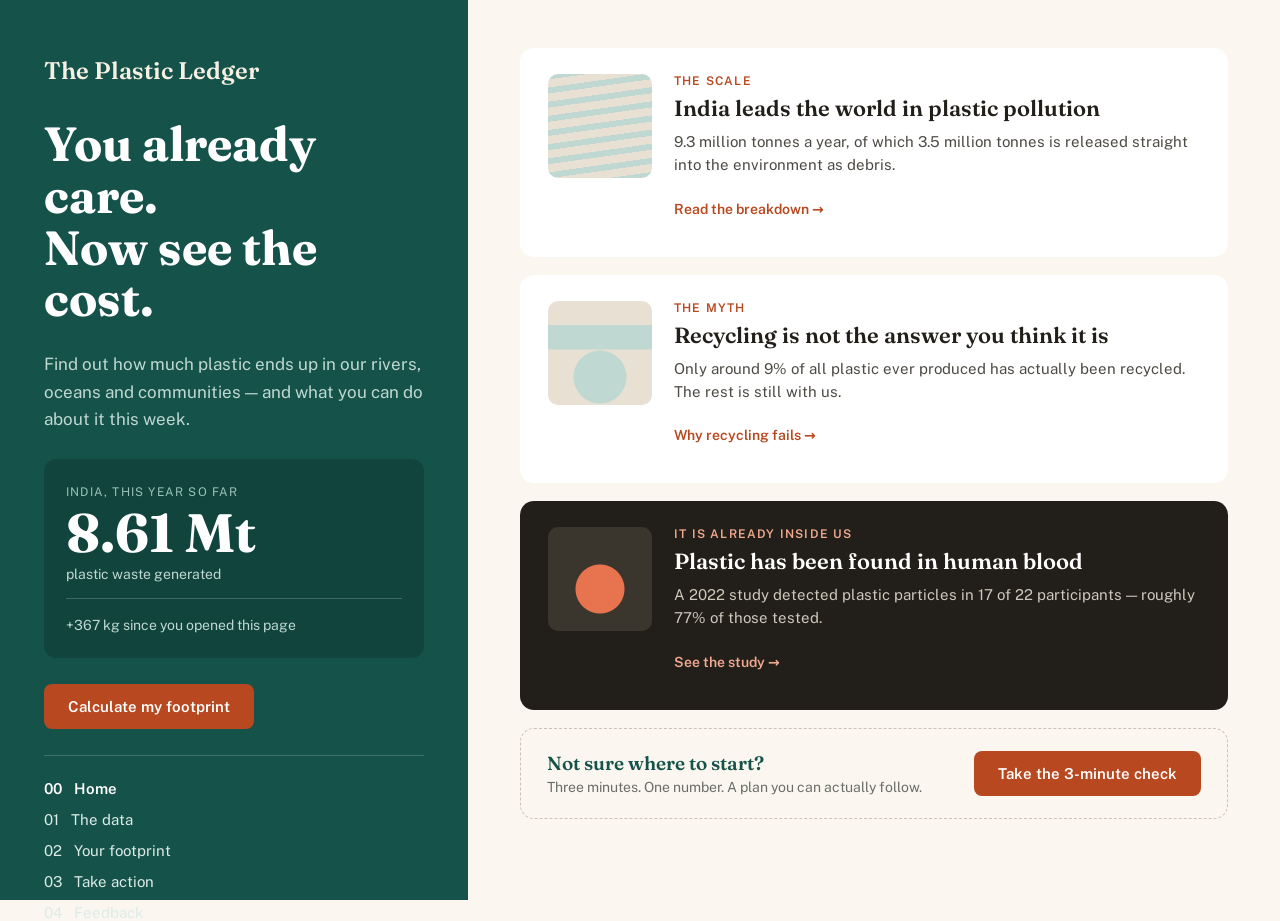
<file: index.html>
<!DOCTYPE html>
<html lang="en">
<head>
<meta charset="UTF-8">
<meta name="viewport" content="width=device-width, initial-scale=1.0">
<title>The Plastic Ledger — how much of India's plastic is yours?</title>
<link rel="preconnect" href="https://fonts.googleapis.com">
<link rel="preconnect" href="https://fonts.gstatic.com" crossorigin>
<link href="https://fonts.googleapis.com/css2?family=Fraunces:opsz,wght@9..144,400;9..144,600;9..144,700&family=Public+Sans:wght@400;500;600&display=swap" rel="stylesheet">
<link rel="stylesheet" href="style.css">
</head>
<body>

<div class="layout">

  <!-- ===== FIXED NAVIGATION PANEL ===== -->
  <aside class="panel">
    <a href="index.html" class="brand">The Plastic Ledger</a>

    <h1 class="panel-title">You already care.<br>Now see the cost.</h1>

    <p class="panel-text">
      Find out how much plastic ends up in our rivers, oceans and communities
      &mdash; and what you can do about it this week.
    </p>

    <!-- ===== LIVE SUMMARY FIGURE ===== -->
    <div class="estimate-box">
      <span class="estimate-label">India, this year so far</span>
      <p class="estimate-figure" id="ytd-figure">0.00 Mt</p>
      <p class="estimate-unit">plastic waste generated</p>
      <hr class="estimate-rule">
      <p class="estimate-note" id="since-open">+0 kg since you opened this page</p>
    </div>

    <a href="calculator.html" class="cta-btn panel-cta">Calculate my footprint</a>

    <nav class="panel-nav">
      <a href="index.html" class="is-active">00 &nbsp; Home</a>
      <a href="data.html">01 &nbsp; The data</a>
      <a href="calculator.html">02 &nbsp; Your footprint</a>
      <a href="action.html">03 &nbsp; Take action</a>
      <a href="feedback.html">04 &nbsp; Feedback</a>
    </nav>
  </aside>

  <!-- ===== SCROLLING CONTENT COLUMN ===== -->
  <main class="scroll">

    <article class="story">
      <div class="story-art story-art--waves" aria-hidden="true"></div>
      <div class="story-body">
        <p class="eyebrow">The scale</p>
        <h2 class="story-title">India leads the world in plastic pollution</h2>
        <p class="story-text">
          9.3 million tonnes a year, of which 3.5 million tonnes is released
          straight into the environment as debris.
        </p>
        <a href="data.html" class="story-link">Read the breakdown &rarr;</a>
      </div>
    </article>

    <article class="story">
      <div class="story-art story-art--bottle" aria-hidden="true"></div>
      <div class="story-body">
        <p class="eyebrow">The myth</p>
        <h2 class="story-title">Recycling is not the answer you think it is</h2>
        <p class="story-text">
          Only around 9% of all plastic ever produced has actually been recycled.
          The rest is still with us.
        </p>
        <a href="data.html" class="story-link">Why recycling fails &rarr;</a>
      </div>
    </article>

    <article class="story story--dark">
      <div class="story-art story-art--drop" aria-hidden="true"></div>
      <div class="story-body">
        <p class="eyebrow eyebrow--light">It is already inside us</p>
        <h2 class="story-title">Plastic has been found in human blood</h2>
        <p class="story-text">
          A 2022 study detected plastic particles in 17 of 22 participants
          &mdash; roughly 77% of those tested.
        </p>
        <a href="data.html" class="story-link story-link--light">See the study &rarr;</a>
      </div>
    </article>

    <section class="prompt-strip">
      <div>
        <p class="prompt-title">Not sure where to start?</p>
        <p class="prompt-sub">Three minutes. One number. A plan you can actually follow.</p>
      </div>
      <a href="calculator.html" class="cta-btn">Take the 3-minute check</a>
    </section>

  </main>
</div>

<script src="home.js"></script>

</body>
</html>
</file>
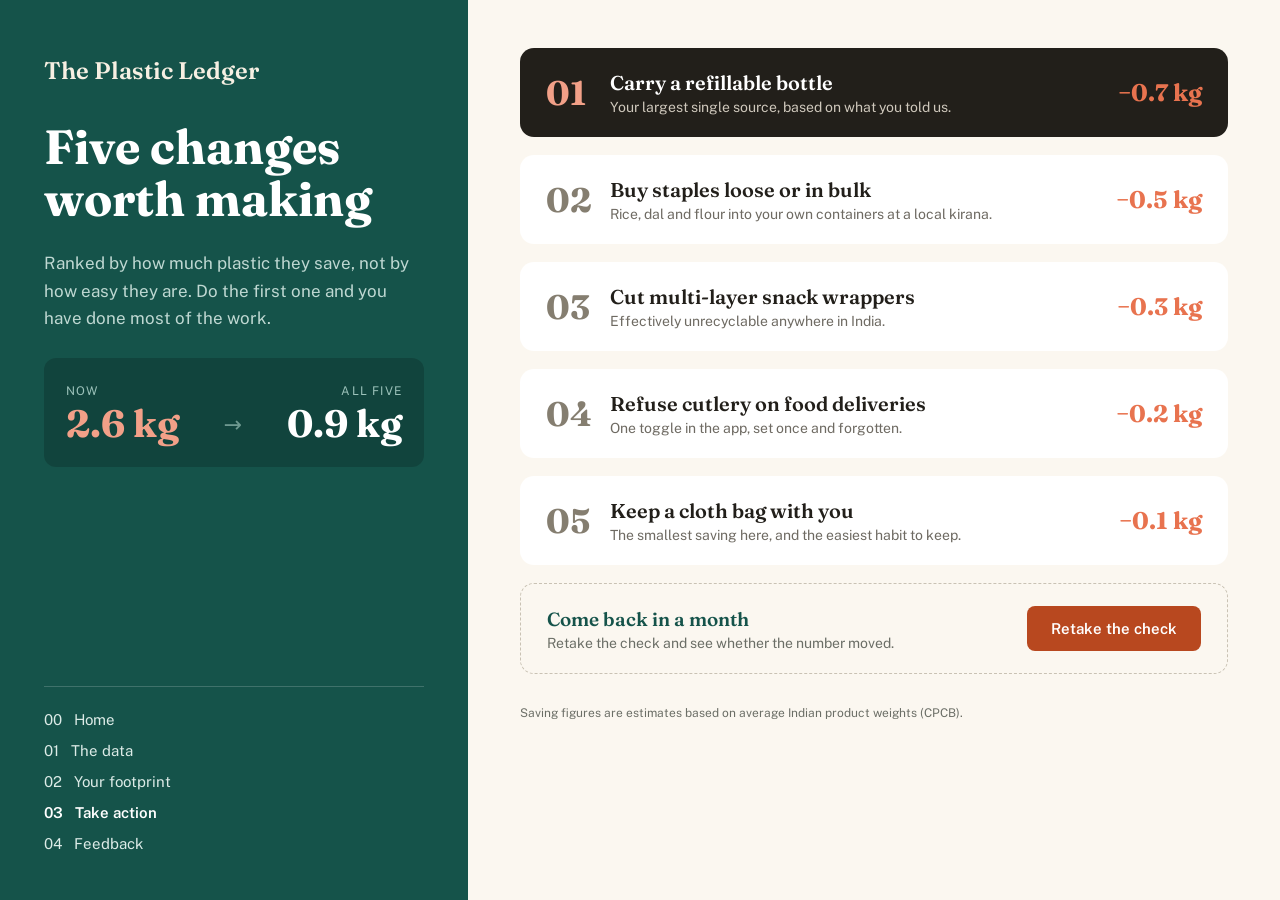
<file: action.html>
<!DOCTYPE html>
<html lang="en">
<head>
<meta charset="UTF-8">
<meta name="viewport" content="width=device-width, initial-scale=1.0">
<title>Take action — The Plastic Ledger</title>
<link rel="preconnect" href="https://fonts.googleapis.com">
<link rel="preconnect" href="https://fonts.gstatic.com" crossorigin>
<link href="https://fonts.googleapis.com/css2?family=Fraunces:opsz,wght@9..144,400;9..144,600;9..144,700&family=Public+Sans:wght@400;500;600&display=swap" rel="stylesheet">
<link rel="stylesheet" href="style.css">
</head>
<body>

<div class="layout">

  <aside class="panel">
    <a href="index.html" class="brand">The Plastic Ledger</a>

    <h1 class="panel-title">Five changes<br>worth making</h1>

    <p class="panel-text">
      Ranked by how much plastic they save, not by how easy they are.
      Do the first one and you have done most of the work.
    </p>

    <div class="estimate-box compare-box">
      <div class="compare-col">
        <span class="estimate-label">Now</span>
        <p class="compare-figure compare-figure--high">2.6 kg</p>
      </div>
      <span class="compare-arrow" aria-hidden="true">&rarr;</span>
      <div class="compare-col compare-col--right">
        <span class="estimate-label">All five</span>
        <p class="compare-figure">0.9 kg</p>
      </div>
    </div>

    <nav class="panel-nav">
      <a href="index.html">00 &nbsp; Home</a>
      <a href="data.html">01 &nbsp; The data</a>
      <a href="calculator.html">02 &nbsp; Your footprint</a>
      <a href="action.html" class="is-active">03 &nbsp; Take action</a>
      <a href="feedback.html">04 &nbsp; Feedback</a>
    </nav>
  </aside>

  <main class="scroll">

    <article class="action action--top">
      <span class="action-rank">01</span>
      <div class="action-body">
        <h2 class="action-title">Carry a refillable bottle</h2>
        <p class="action-text">Your largest single source, based on what you told us.</p>
      </div>
      <span class="action-saving">&minus;0.7 kg</span>
    </article>

    <article class="action">
      <span class="action-rank">02</span>
      <div class="action-body">
        <h2 class="action-title">Buy staples loose or in bulk</h2>
        <p class="action-text">Rice, dal and flour into your own containers at a local kirana.</p>
      </div>
      <span class="action-saving">&minus;0.5 kg</span>
    </article>

    <article class="action">
      <span class="action-rank">03</span>
      <div class="action-body">
        <h2 class="action-title">Cut multi-layer snack wrappers</h2>
        <p class="action-text">Effectively unrecyclable anywhere in India.</p>
      </div>
      <span class="action-saving">&minus;0.3 kg</span>
    </article>

    <article class="action">
      <span class="action-rank">04</span>
      <div class="action-body">
        <h2 class="action-title">Refuse cutlery on food deliveries</h2>
        <p class="action-text">One toggle in the app, set once and forgotten.</p>
      </div>
      <span class="action-saving">&minus;0.2 kg</span>
    </article>

    <article class="action">
      <span class="action-rank">05</span>
      <div class="action-body">
        <h2 class="action-title">Keep a cloth bag with you</h2>
        <p class="action-text">The smallest saving here, and the easiest habit to keep.</p>
      </div>
      <span class="action-saving">&minus;0.1 kg</span>
    </article>

    <section class="prompt-strip">
      <div>
        <p class="prompt-title">Come back in a month</p>
        <p class="prompt-sub">Retake the check and see whether the number moved.</p>
      </div>
      <a href="calculator.html" class="cta-btn">Retake the check</a>
    </section>

    <p class="source">
      Saving figures are estimates based on average Indian product weights (CPCB).
    </p>

  </main>
</div>

</body>
</html>
</file>
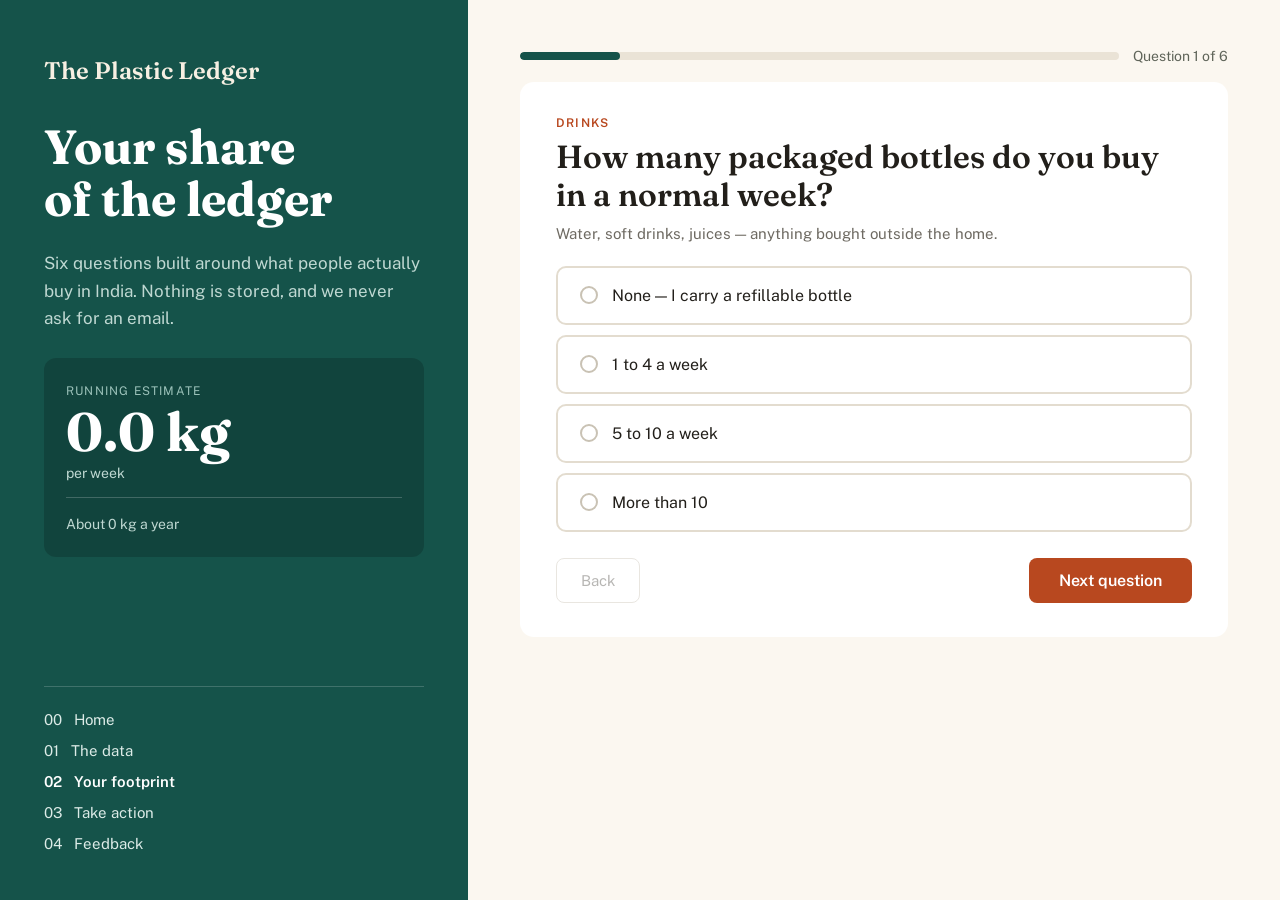
<file: calculator.html>
<!DOCTYPE html>
<html lang="en">
<head>
<meta charset="UTF-8">
<meta name="viewport" content="width=device-width, initial-scale=1.0">
<title>Your footprint — The Plastic Ledger</title>
<link rel="preconnect" href="https://fonts.googleapis.com">
<link rel="preconnect" href="https://fonts.gstatic.com" crossorigin>
<link href="https://fonts.googleapis.com/css2?family=Fraunces:opsz,wght@9..144,400;9..144,600;9..144,700&family=Public+Sans:wght@400;500;600&display=swap" rel="stylesheet">
<link rel="stylesheet" href="style.css">
</head>
<body>

<div class="layout">

  <!-- ===== FIXED NAVIGATION PANEL ===== -->
  <aside class="panel">
    <a href="index.html" class="brand">The Plastic Ledger</a>

    <h1 class="panel-title">Your share<br>of the ledger</h1>

    <p class="panel-text">
      Six questions built around what people actually buy in India.
      Nothing is stored, and we never ask for an email.
    </p>

    <!-- ===== RUNNING ESTIMATE ===== -->
    <div class="estimate-box">
      <span class="estimate-label">Running estimate</span>
      <p class="estimate-figure" id="running-total">0.0 kg</p>
      <p class="estimate-unit">per week</p>
      <hr class="estimate-rule">
      <p class="estimate-note" id="running-year">About 0 kg a year</p>
    </div>

    <nav class="panel-nav">
      <a href="index.html">00 &nbsp; Home</a>
      <a href="data.html">01 &nbsp; The data</a>
      <a href="calculator.html" class="is-active">02 &nbsp; Your footprint</a>
      <a href="action.html">03 &nbsp; Take action</a>
      <a href="feedback.html">04 &nbsp; Feedback</a>
    </nav>
  </aside>

  <!-- ===== SCROLLING CONTENT COLUMN ===== -->
  <main class="scroll">

    <!-- Progress -->
    <div class="progress-row">
      <div class="progress-track">
        <div class="progress-fill" id="progress-fill"></div>
      </div>
      <span class="progress-label" id="counter">Question 1 of 6</span>
    </div>

    <!-- ===== QUESTION CARD ===== -->
    <section class="card question-card" id="question-card">
      <p class="eyebrow" id="category">Drinks</p>
      <h2 class="question" id="question">Question text</h2>
      <p class="help" id="help">Helper text</p>

      <div class="options" id="options"></div>

      <p class="error" id="error"></p>

      <div class="nav-row">
        <button type="button" class="btn-back" id="back-btn">Back</button>
        <button type="button" class="btn-next" id="next-btn">Next question</button>
      </div>
    </section>

    <!-- ===== RESULT CARD ===== -->
    <section class="card result-card" id="result-card">
      <p class="eyebrow">Your result</p>

      <div class="result-head">
        <p class="result-figure" id="result-figure">0.0 kg</p>
        <span class="result-band" id="result-band">Low</span>
      </div>
      <p class="result-unit">of single-use plastic per week</p>

      <h2 class="result-heading" id="result-heading">Heading</h2>
      <p class="result-message" id="result-message">Message</p>

      <div class="result-facts">
        <p id="result-comparison">Comparison</p>
        <p id="result-biggest">Biggest source</p>
      </div>

      <a href="action.html" class="cta-btn result-btn">Show me the changes that matter</a>
    </section>

  </main>
</div>

<script src="calculator.js"></script>

</body>
</html>
</file>
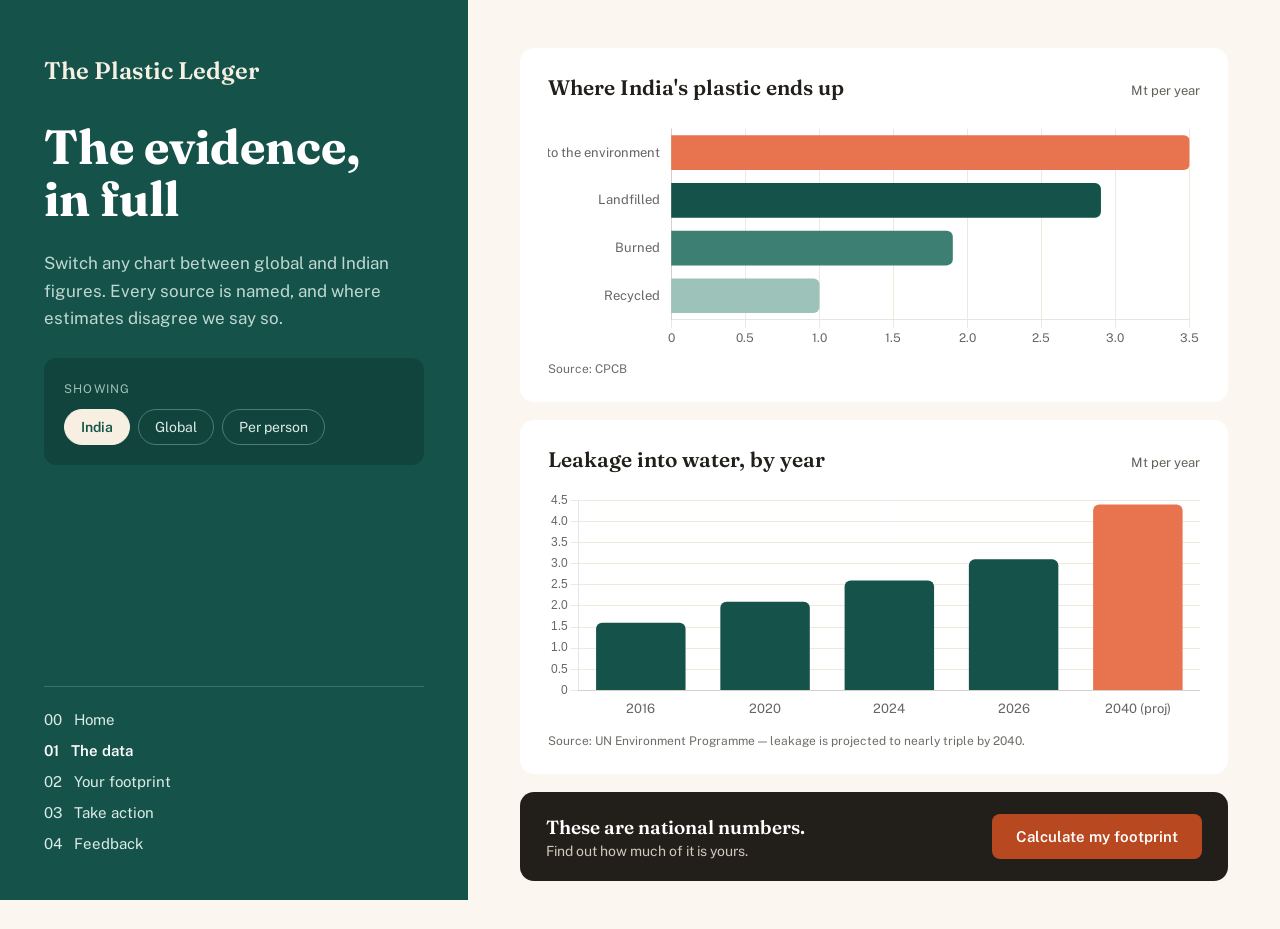
<file: data.html>
<!DOCTYPE html>
<html lang="en">
<head>
<meta charset="UTF-8">
<meta name="viewport" content="width=device-width, initial-scale=1.0">
<title>The data — The Plastic Ledger</title>
<link rel="preconnect" href="https://fonts.googleapis.com">
<link rel="preconnect" href="https://fonts.gstatic.com" crossorigin>
<link href="https://fonts.googleapis.com/css2?family=Fraunces:opsz,wght@9..144,400;9..144,600;9..144,700&family=Public+Sans:wght@400;500;600&display=swap" rel="stylesheet">
<link rel="stylesheet" href="style.css">
</head>
<body>

<div class="layout">

  <!-- ===== FIXED NAVIGATION PANEL ===== -->
  <aside class="panel">
    <a href="index.html" class="brand">The Plastic Ledger</a>

    <h1 class="panel-title">The evidence,<br>in full</h1>

    <p class="panel-text">
      Switch any chart between global and Indian figures. Every source is
      named, and where estimates disagree we say so.
    </p>

    <!-- ===== SCOPE TOGGLE BUTTONS ===== -->
    <div class="scope-box">
      <span class="scope-label">Showing</span>
      <div class="scope-buttons">
        <button type="button" class="scope-btn is-active" data-scope="india">India</button>
        <button type="button" class="scope-btn" data-scope="global">Global</button>
        <button type="button" class="scope-btn" data-scope="perPerson">Per person</button>
      </div>
    </div>

    <nav class="panel-nav">
      <a href="index.html">00 &nbsp; Home</a>
      <a href="data.html" class="is-active">01 &nbsp; The data</a>
      <a href="calculator.html">02 &nbsp; Your footprint</a>
      <a href="action.html">03 &nbsp; Take action</a>
      <a href="feedback.html">04 &nbsp; Feedback</a>
    </nav>
  </aside>

  <!-- ===== SCROLLING CONTENT COLUMN ===== -->
  <main class="scroll">

    <section class="card">
      <div class="card-head">
        <h2 id="disposal-title">Where India's plastic ends up</h2>
        <span class="card-unit" id="disposal-unit">Mt per year</span>
      </div>
      <div class="chart-wrap">
        <canvas id="disposalChart"></canvas>
      </div>
      <p class="source" id="disposal-source">Source: CPCB</p>
    </section>

    <section class="card">
      <div class="card-head">
        <h2 id="timeline-title">Leakage into water, by year</h2>
        <span class="card-unit">Mt per year</span>
      </div>
      <div class="chart-wrap">
        <canvas id="timelineChart"></canvas>
      </div>
      <p class="source" id="timeline-source">
        Source: UN Environment Programme — leakage is projected to nearly triple by 2040.
      </p>
    </section>

    <section class="cta-strip">
      <div>
        <p class="cta-title" id="cta-title">These are national numbers.</p>
        <p class="cta-sub">Find out how much of it is yours.</p>
      </div>
      <a href="calculator.html" class="cta-btn">Calculate my footprint</a>
    </section>

  </main>
</div>

<script src="chart.min.js"></script>
<script src="script.js"></script>

</body>
</html>
</file>
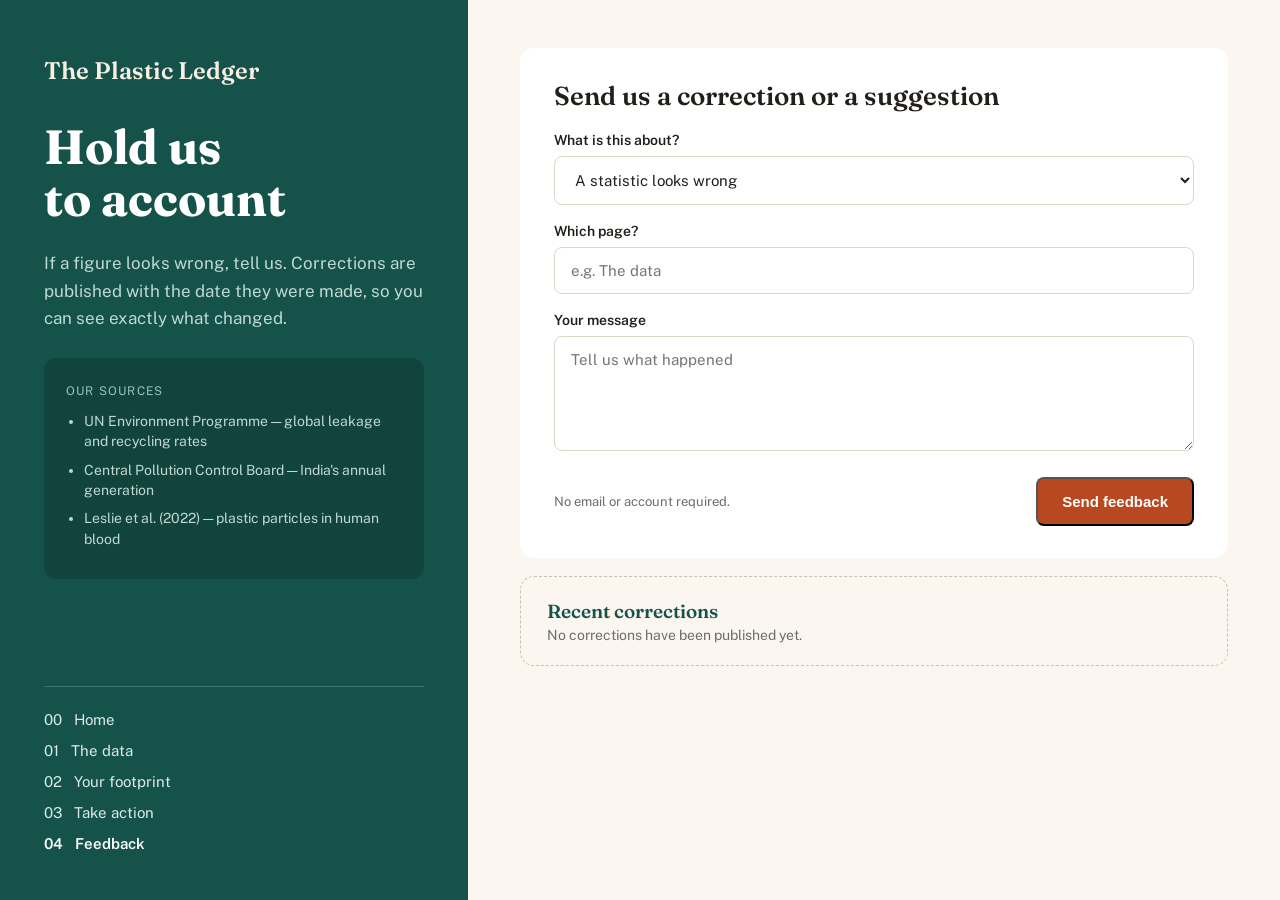
<file: feedback.html>
<!DOCTYPE html>
<html lang="en">
<head>
<meta charset="UTF-8">
<meta name="viewport" content="width=device-width, initial-scale=1.0">
<title>Feedback — The Plastic Ledger</title>
<link rel="preconnect" href="https://fonts.googleapis.com">
<link rel="preconnect" href="https://fonts.gstatic.com" crossorigin>
<link href="https://fonts.googleapis.com/css2?family=Fraunces:opsz,wght@9..144,400;9..144,600;9..144,700&family=Public+Sans:wght@400;500;600&display=swap" rel="stylesheet">
<link rel="stylesheet" href="style.css">
</head>
<body>

<div class="layout">

  <aside class="panel">
    <a href="index.html" class="brand">The Plastic Ledger</a>

    <h1 class="panel-title">Hold us<br>to account</h1>

    <p class="panel-text">
      If a figure looks wrong, tell us. Corrections are published with the
      date they were made, so you can see exactly what changed.
    </p>

    <div class="estimate-box">
      <span class="estimate-label">Our sources</span>
      <ul class="source-list">
        <li>UN Environment Programme &mdash; global leakage and recycling rates</li>
        <li>Central Pollution Control Board &mdash; India's annual generation</li>
        <li>Leslie et al. (2022) &mdash; plastic particles in human blood</li>
      </ul>
    </div>

    <nav class="panel-nav">
      <a href="index.html">00 &nbsp; Home</a>
      <a href="data.html">01 &nbsp; The data</a>
      <a href="calculator.html">02 &nbsp; Your footprint</a>
      <a href="action.html">03 &nbsp; Take action</a>
      <a href="feedback.html" class="is-active">04 &nbsp; Feedback</a>
    </nav>
  </aside>

  <main class="scroll">

    <section class="card form-card">
      <h2 class="form-heading">Send us a correction or a suggestion</h2>

      <div class="field">
        <label for="topic">What is this about?</label>
        <select id="topic" name="topic">
          <option>A statistic looks wrong</option>
          <option>The calculator result seemed off</option>
          <option>Something was hard to find</option>
          <option>Suggestion for a new section</option>
        </select>
      </div>

      <div class="field">
        <label for="page">Which page?</label>
        <input id="page" name="page" type="text" placeholder="e.g. The data">
      </div>

      <div class="field">
        <label for="message">Your message</label>
        <textarea id="message" name="message" rows="5"
                  placeholder="Tell us what happened"></textarea>
      </div>

      <p class="error" id="error"></p>

      <div class="nav-row">
        <span class="form-note">No email or account required.</span>
        <button type="button" class="cta-btn" id="send-btn">Send feedback</button>
      </div>
    </section>

    <section class="card confirm-card" id="confirm">
      <p class="eyebrow">Thank you</p>
      <h2 class="form-heading">Your feedback has been recorded.</h2>
      <p class="story-text">
        Every correction is logged with the date it was made and the source
        that prompted it.
      </p>
    </section>

    <div class="prompt-strip">
      <div>
        <p class="prompt-title">Recent corrections</p>
        <p class="prompt-sub">No corrections have been published yet.</p>
      </div>
    </div>

  </main>
</div>

<script src="feedback.js"></script>

</body>
</html>
</file>
<file: style.css>
/* =========================================================
   THE PLASTIC LEDGER — stylesheet
   Design: V3 "Split-Screen Editorial" (Criterion B3)
   ========================================================= */

:root {
  --green:     #15534A;
  --orange:    #E8734F;
  --bone:      #FBF7F0;
  --ink:       #221F1A;
  --body:      #4D4A44;
  --muted:     #93968D;
  --pale:      #BFD8D2;
  --card-line: #E3DCCF;
}

* { box-sizing: border-box; }

body {
  margin: 0;
  background: var(--bone);
  font-family: "Public Sans", system-ui, sans-serif;
  color: var(--ink);
}

.layout { display: flex; min-height: 100vh; }

/* ===== FIXED NAVIGATION PANEL ===== */
.panel {
  width: 468px;
  flex-shrink: 0;
  background: var(--green);
  padding: 48px 44px;
  display: flex;
  flex-direction: column;
  gap: 26px;
  position: sticky;
  top: 0;
  height: 100vh;
}

.brand {
  font-family: "Fraunces", Georgia, serif;
  font-size: 24px;
  font-weight: 600;
  color: #F6EFE2;
  text-decoration: none;
}

.panel-title {
  margin: 0;
  font-family: "Fraunces", Georgia, serif;
  font-size: 48px;
  font-weight: 700;
  color: #FFFFFF;
  line-height: 1.08;
}

.panel-text {
  margin: 0;
  font-size: 17px;
  color: var(--pale);
  line-height: 1.6;
}

/* ===== SCOPE TOGGLE ===== */
.scope-box {
  background: rgba(0, 0, 0, 0.18);
  border-radius: 12px;
  padding: 20px;
}

.scope-label {
  font-size: 12px;
  letter-spacing: 0.1em;
  text-transform: uppercase;
  color: #9CC2BA;
}

.scope-buttons {
  display: flex;
  gap: 8px;
  margin-top: 12px;
  flex-wrap: wrap;
}

.scope-btn {
  padding: 9px 16px;
  border-radius: 999px;
  border: 1px solid #4B7E75;
  background: transparent;
  color: #DCEBE7;
  font-family: inherit;
  font-size: 14px;
  cursor: pointer;
  transition: background 0.15s, color 0.15s;
}

.scope-btn:hover { background: rgba(255, 255, 255, 0.08); }

.scope-btn.is-active {
  background: #F6EFE2;
  border-color: #F6EFE2;
  color: var(--green);
  font-weight: 600;
}

/* ===== PANEL NAVIGATION ===== */
.panel-nav {
  margin-top: auto;
  display: flex;
  flex-direction: column;
  gap: 14px;
  border-top: 1px solid rgba(255, 255, 255, 0.18);
  padding-top: 24px;
}

.panel-nav a {
  color: #DCEBE7;
  text-decoration: none;
  font-size: 15px;
}

.panel-nav a.is-active { color: #FFFFFF; font-weight: 600; }

/* ===== SCROLLING CONTENT COLUMN ===== */
.scroll {
  flex-grow: 1;
  padding: 48px 52px;
  display: flex;
  flex-direction: column;
  gap: 18px;
}

.card {
  background: #FFFFFF;
  border-radius: 14px;
  padding: 26px 28px;
}

.card-head {
  display: flex;
  justify-content: space-between;
  align-items: baseline;
  margin-bottom: 18px;
  gap: 16px;
}

.card-head h2 {
  margin: 0;
  font-family: "Fraunces", Georgia, serif;
  font-size: 21px;
  font-weight: 600;
  color: var(--ink);
}

.card-unit { font-size: 13px; color: #7C8279; white-space: nowrap; }

.chart-wrap { height: 230px; }

.source {
  margin: 14px 0 0;
  font-size: 12px;
  color: var(--muted);
}

/* ===== CALL-TO-ACTION STRIP ===== */
.cta-strip {
  background: var(--ink);
  border-radius: 14px;
  padding: 22px 26px;
  display: flex;
  justify-content: space-between;
  align-items: center;
  gap: 20px;
}

.cta-title {
  margin: 0;
  font-family: "Fraunces", Georgia, serif;
  font-size: 19px;
  font-weight: 600;
  color: #FFFFFF;
}

.cta-sub { margin: 4px 0 0; font-size: 14px; color: #CFC8BC; }

.cta-btn {
  flex-shrink: 0;
  padding: 14px 24px;
  background: var(--orange);
  color: #FFFFFF;
  text-decoration: none;
  border-radius: 8px;
  font-size: 15px;
  font-weight: 600;
}

/* ===== RESPONSIVE: panel collapses to a header on mobile ===== */
@media (max-width: 768px) {
  .layout { flex-direction: column; }

  .panel {
    width: 100%;
    height: auto;
    padding: 20px;
    gap: 16px;
  }

  .panel-title { font-size: 32px; }
  .panel-text, .panel-nav { display: none; }
  .scroll { padding: 20px; }
}

/* =========================================================
   YOUR FOOTPRINT PAGE (calculator.html)
   ========================================================= */

/* ===== RUNNING ESTIMATE BOX ===== */
.estimate-box {
  background: rgba(0, 0, 0, 0.18);
  border-radius: 12px;
  padding: 22px;
}

.estimate-label {
  font-size: 12px;
  letter-spacing: 0.1em;
  text-transform: uppercase;
  color: #9CC2BA;
}

.estimate-figure {
  margin: 6px 0 0;
  font-family: "Fraunces", Georgia, serif;
  font-size: 54px;
  font-weight: 700;
  color: #FFFFFF;
  line-height: 1;
}

.estimate-unit { margin: 6px 0 0; font-size: 14px; color: var(--pale); }

.estimate-rule {
  border: none;
  border-top: 1px solid rgba(255, 255, 255, 0.2);
  margin: 16px 0;
}

.estimate-note { margin: 0; font-size: 14px; color: var(--pale); line-height: 1.5; }

/* ===== PROGRESS ===== */
.progress-row { display: flex; align-items: center; gap: 14px; }

.progress-track {
  flex-grow: 1;
  height: 8px;
  background: #EAE3D6;
  border-radius: 999px;
  overflow: hidden;
}

.progress-fill {
  height: 8px;
  background: var(--green);
  border-radius: 999px;
  transition: width 0.25s ease;
}

.progress-label { font-size: 14px; color: #7C8279; white-space: nowrap; }

/* ===== QUESTION CARD ===== */
.question-card { padding: 34px 36px; }

.eyebrow {
  margin: 0;
  font-size: 12px;
  font-weight: 600;
  letter-spacing: 0.1em;
  text-transform: uppercase;
  color: var(--orange);
}

.question {
  margin: 8px 0 0;
  font-family: "Fraunces", Georgia, serif;
  font-size: 32px;
  font-weight: 600;
  color: var(--ink);
  line-height: 1.2;
}

.help { margin: 10px 0 0; font-size: 15px; color: #6E6A62; }

.options { display: flex; flex-direction: column; gap: 10px; margin-top: 24px; }

.option {
  display: flex;
  align-items: center;
  gap: 14px;
  padding: 18px 22px;
  border-radius: 10px;
  border: 2px solid var(--card-line);
  background: #FFFFFF;
  font-family: inherit;
  font-size: 16px;
  color: var(--ink);
  text-align: left;
  cursor: pointer;
  transition: border-color 0.15s, background 0.15s;
}

.option:hover { border-color: #C9C2B4; }

.option .radio {
  width: 18px;
  height: 18px;
  flex-shrink: 0;
  border-radius: 50%;
  border: 2px solid #C9C2B4;
  background: #FFFFFF;
}

.option.is-selected {
  border-color: var(--green);
  background: #EDF4F2;
  font-weight: 600;
  color: var(--green);
}

.option.is-selected .radio {
  border-color: var(--green);
  background: radial-gradient(var(--green) 42%, #FFFFFF 46%);
}

/* ===== VALIDATION MESSAGE ===== */
.error {
  margin: 14px 0 0;
  font-size: 14px;
  font-weight: 600;
  color: #C4472A;
  display: none;
}

.error.is-visible { display: block; }

/* ===== NAVIGATION BUTTONS ===== */
.nav-row {
  display: flex;
  justify-content: space-between;
  align-items: center;
  margin-top: 26px;
}

.btn-back {
  padding: 13px 24px;
  border-radius: 8px;
  border: 1px solid #C9C2B4;
  background: transparent;
  font-family: inherit;
  font-size: 15px;
  color: var(--body);
  cursor: pointer;
}

.btn-back:disabled { opacity: 0.4; cursor: not-allowed; }

.btn-next {
  padding: 13px 30px;
  border-radius: 8px;
  border: none;
  background: var(--green);
  color: #FFFFFF;
  font-family: inherit;
  font-size: 16px;
  font-weight: 600;
  cursor: pointer;
}

.btn-next:hover { background: #0F3F38; }

/* ===== RESULT CARD ===== */
.result-card { display: none; padding: 34px 36px; }

.result-head { display: flex; align-items: center; gap: 16px; margin-top: 10px; }

.result-figure {
  margin: 0;
  font-family: "Fraunces", Georgia, serif;
  font-size: 64px;
  font-weight: 700;
  line-height: 1;
}

.result-band {
  padding: 7px 16px;
  border-radius: 999px;
  font-size: 14px;
  font-weight: 600;
  color: #FFFFFF;
}

.result-unit { margin: 8px 0 0; font-size: 15px; color: #6E6A62; }

.result-heading {
  margin: 24px 0 0;
  font-family: "Fraunces", Georgia, serif;
  font-size: 26px;
  font-weight: 600;
  color: var(--ink);
}

.result-message { margin: 10px 0 0; font-size: 16px; color: var(--body); line-height: 1.6; }

.result-facts {
  margin-top: 22px;
  border: 1px dashed #C9C2B4;
  border-radius: 12px;
  padding: 20px 24px;
}

.result-facts p { margin: 0 0 8px; font-size: 15px; color: var(--body); }
.result-facts p:last-child { margin-bottom: 0; }

.result-btn { display: inline-block; margin-top: 24px; }

/* =========================================================
   HOME PAGE (index.html)
   ========================================================= */
.panel-cta { align-self: flex-start; }

.story {
  background: #FFFFFF;
  border-radius: 14px;
  padding: 26px 28px;
  display: flex;
  gap: 22px;
  align-items: flex-start;
}

.story--dark { background: var(--ink); }

.story-art {
  width: 104px;
  height: 104px;
  flex-shrink: 0;
  border-radius: 10px;
  background: #E8E0D2;
}

.story-art--waves {
  background:
    repeating-linear-gradient(
      -8deg, #BFD8D2 0 6px, #E8E0D2 6px 14px);
}

.story-art--bottle {
  background: #E8E0D2;
  background-image:
    radial-gradient(circle at 52px 76px, var(--pale) 0 26px, transparent 27px),
    linear-gradient(to bottom, transparent 0 24px, var(--pale) 24px 48px, transparent 49px);
}

.story-art--drop {
  background: #3A352D;
  background-image: radial-gradient(circle at 52px 62px, var(--orange) 0 24px, transparent 25px);
}

.story-body { flex-grow: 1; }

.eyebrow--light { color: #F0A58C; }

.story-title {
  margin: 6px 0 8px;
  font-family: "Fraunces", Georgia, serif;
  font-size: 22px;
  font-weight: 600;
  color: var(--ink);
}

.story--dark .story-title { color: #FFFFFF; }

.story-text { margin: 0; font-size: 15px; color: var(--body); line-height: 1.55; }
.story--dark .story-text { color: #CFC8BC; }

.story-link {
  display: inline-block;
  margin-top: 10px;
  font-size: 14px;
  font-weight: 600;
  color: var(--green);
  text-decoration: none;
}

.story-link--light { color: #F0A58C; }

.prompt-strip {
  border: 1px dashed #C9C2B4;
  border-radius: 14px;
  padding: 22px 26px;
  display: flex;
  justify-content: space-between;
  align-items: center;
  gap: 20px;
}

.prompt-title {
  margin: 0;
  font-family: "Fraunces", Georgia, serif;
  font-size: 19px;
  font-weight: 600;
  color: var(--green);
}

.prompt-sub { margin: 4px 0 0; font-size: 14px; color: #6E6A62; }

/* =========================================================
   TAKE ACTION PAGE (action.html)
   ========================================================= */
.compare-box { display: flex; align-items: flex-end; justify-content: space-between; gap: 14px; }
.compare-col--right { text-align: right; }

.compare-figure {
  margin: 4px 0 0;
  font-family: "Fraunces", Georgia, serif;
  font-size: 38px;
  font-weight: 700;
  color: #FFFFFF;
  line-height: 1.1;
}

.compare-figure--high { color: #F2A088; }
.compare-arrow { color: #6E9990; font-size: 22px; padding-bottom: 8px; }

.action {
  background: #FFFFFF;
  border-radius: 14px;
  padding: 22px 26px;
  display: flex;
  align-items: center;
  gap: 20px;
}

.action--top { background: var(--ink); }

.action-rank {
  font-family: "Fraunces", Georgia, serif;
  font-size: 34px;
  font-weight: 700;
  color: #C9C2B4;
  width: 44px;
  flex-shrink: 0;
  line-height: 1;
}

.action--top .action-rank { color: #F2A088; }

.action-body { flex-grow: 1; }

.action-title {
  margin: 0;
  font-family: "Fraunces", Georgia, serif;
  font-size: 20px;
  font-weight: 600;
  color: var(--ink);
}

.action--top .action-title { color: #FFFFFF; }

.action-text { margin: 4px 0 0; font-size: 14px; color: #6E6A62; }
.action--top .action-text { color: #CFC8BC; }

.action-saving {
  font-family: "Fraunces", Georgia, serif;
  font-size: 24px;
  font-weight: 700;
  color: var(--orange);
  white-space: nowrap;
}

/* =========================================================
   FEEDBACK PAGE (feedback.html)
   ========================================================= */
.source-list { margin: 12px 0 0; padding-left: 18px; }
.source-list li { font-size: 14px; color: var(--pale); line-height: 1.45; margin-bottom: 8px; }

.form-card { padding: 32px 34px; }

.form-heading {
  margin: 0 0 20px;
  font-family: "Fraunces", Georgia, serif;
  font-size: 26px;
  font-weight: 600;
  color: var(--ink);
}

.field { display: flex; flex-direction: column; gap: 8px; margin-bottom: 18px; }

.field label { font-size: 14px; font-weight: 600; color: var(--ink); }

.field input,
.field select,
.field textarea {
  padding: 14px 16px;
  border: 1px solid #DED7C9;
  border-radius: 8px;
  font-family: inherit;
  font-size: 15px;
  color: var(--ink);
  background: #FFFFFF;
  resize: vertical;
}

.form-note { font-size: 13px; color: var(--muted); }

.confirm-card { display: none; padding: 32px 34px; }

/* =========================================================
   ACCESSIBILITY FIXES
   Applied after the automated axe-core audit in Criterion D.
   Every change below raises a measured contrast ratio above
   the WCAG AA threshold of 4.5:1, or enlarges a touch target
   to the 44px minimum set in the B1 Layout specification.
   ========================================================= */

:root {
  /* darker accent reserved for text and for white-on-colour buttons */
  --orange-text: #B8481F;
  /* darker neutrals: the originals measured between 1.77:1 and 3.94:1 */
  --muted-aa:    #6B6E66;
  --unit-aa:     #5F6459;
  --rank-aa:     #857E70;
}

/* was #E8734F on white — 3:1 */
.eyebrow,
.story-link,
#category { color: var(--orange-text); }

/* was white on #E8734F — 3:1 */
.cta-btn,
.btn-next { background: var(--orange-text); }
.cta-btn:hover { background: #9C3C19; }

/* was #93968D — 2.81:1 to 3:1 */
.source,
.form-note,
.prompt-sub { color: var(--muted-aa); }

/* was #7C8279 — 3.69:1 to 3.94:1 */
.card-unit,
.progress-label { color: var(--unit-aa); }

/* was #C9C2B4 on white — 1.77:1 */
.action-rank { color: var(--rank-aa); }

/* Touch targets: these links measured 17px and 27px tall on a phone,
   below the 44px minimum. Padding is added without moving the text. */
.story-link,
.brand {
  display: inline-block;
  min-height: 44px;
  line-height: 44px;
}

.brand { line-height: 1.2; padding: 9px 0; }

/* On the dark story card the darker accent fails against #221F1A, so a
   lighter tint of the same hue is used there instead (3.11:1 -> AA). */
.eyebrow--light,
.story-link--light { color: #F2A98F; }

/* Scope toggles measured 37px tall on a phone. */
@media (max-width: 768px) {
  .scope-btn { min-height: 44px; }
}
</file>
